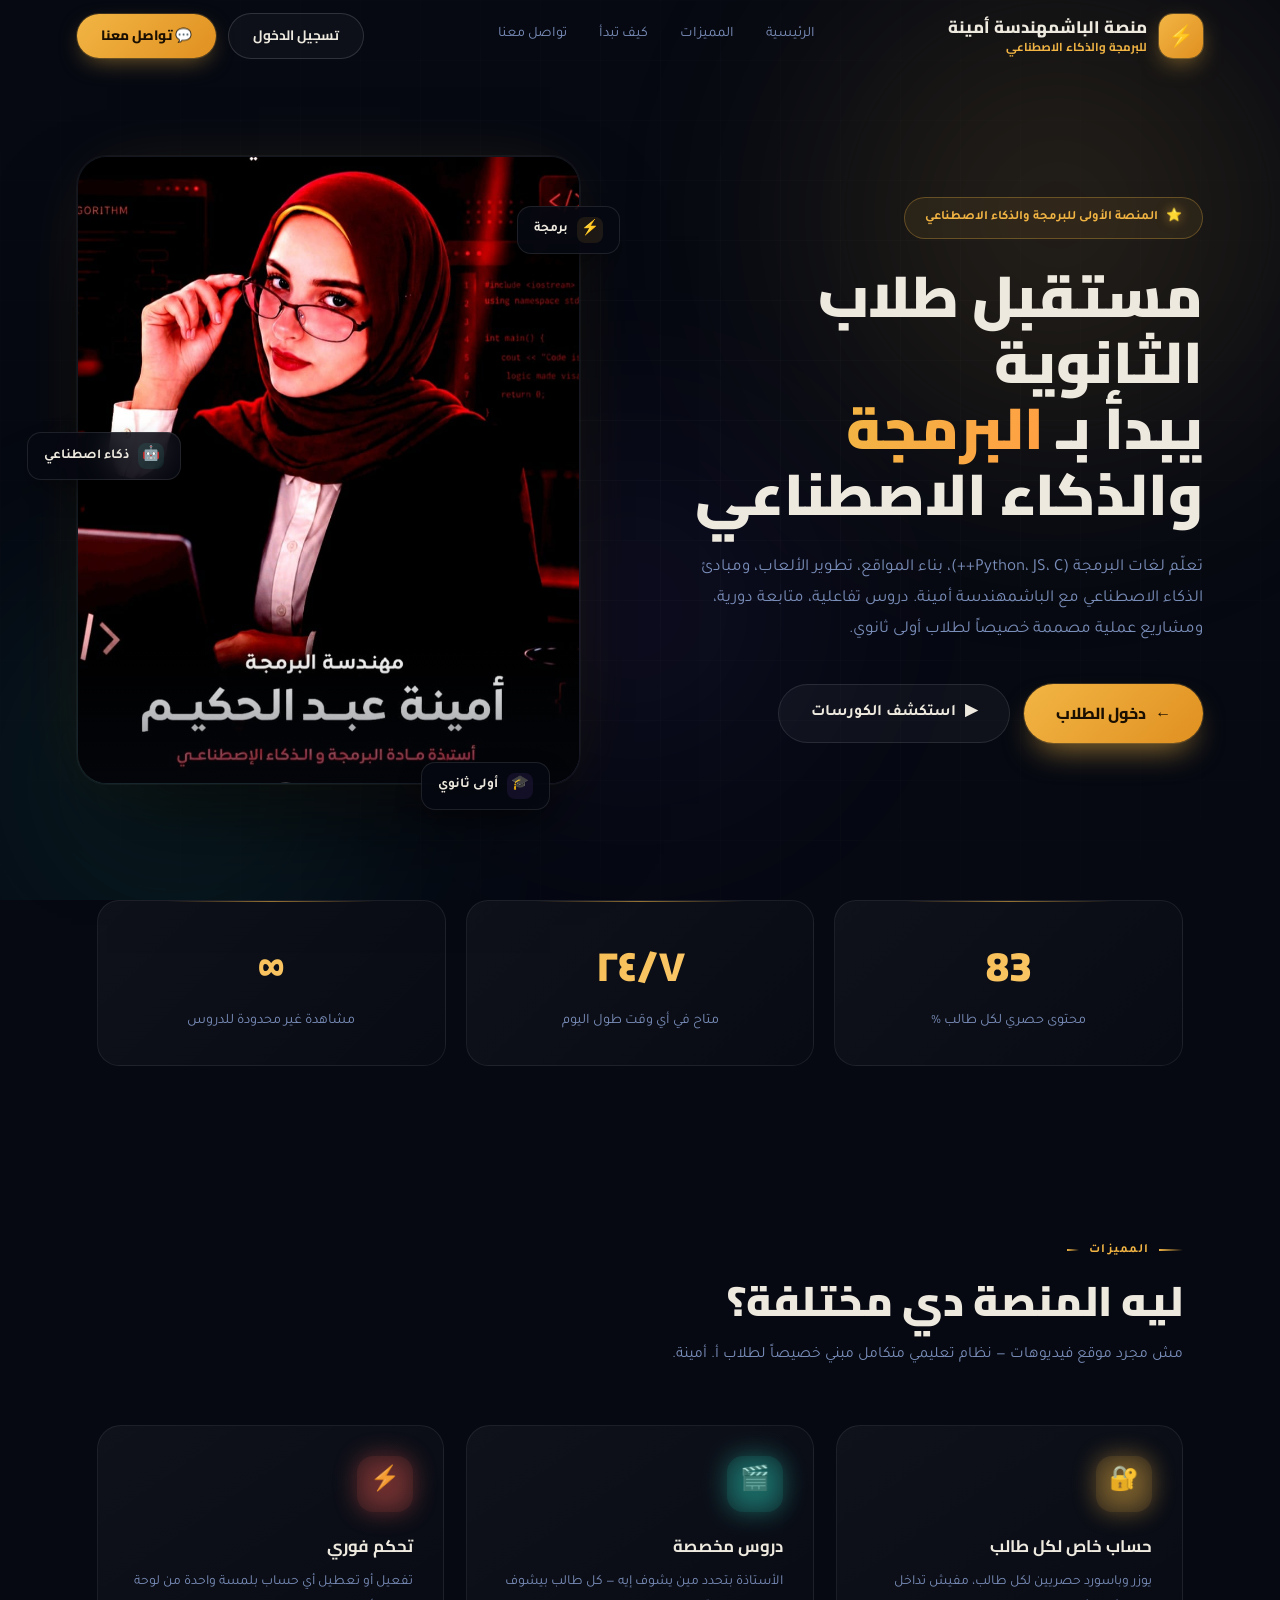
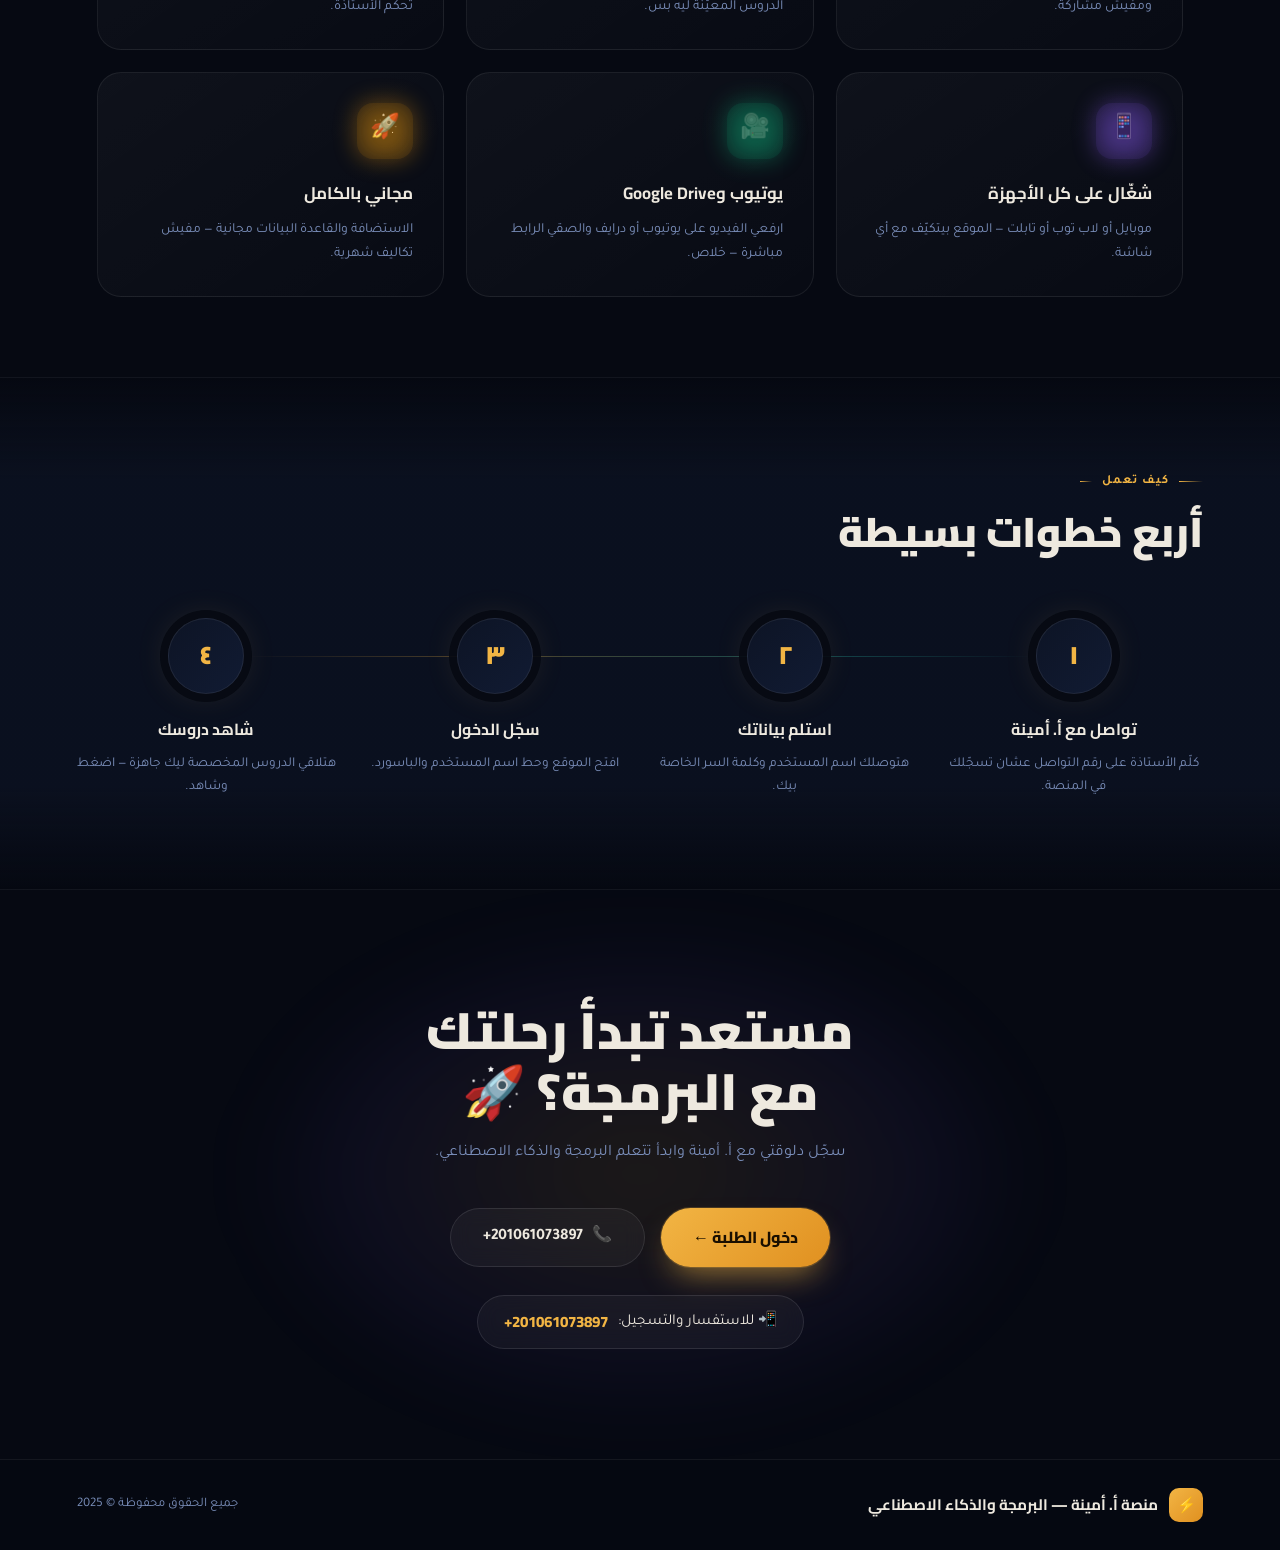
<file: student-platform-v10/index.html>
<!DOCTYPE html>
<html lang="ar" dir="rtl">
<head>
<meta charset="UTF-8"/>
<meta name="viewport" content="width=device-width,initial-scale=1.0"/>
<title>منصة أ. أمينة | البرمجة والذكاء الاصطناعي</title>
<link rel="icon" href="data:,">
<link href="https://fonts.googleapis.com/css2?family=Cairo:wght@400;600;700;800;900&family=Tajawal:wght@400;500;700&display=swap" rel="stylesheet"/>
<style>
*{box-sizing:border-box;margin:0;padding:0;}
:root{
  --ink:#060912;
  --s1:#0D1425;
  --s2:#111B33;
  --line:#1A2A48;
  --text:#EEE9DF;
  --muted:#7A8EBA;
  --amber:#F2B544;
  --amber2:#FFD07A;
  --teal:#2DD4BF;
  --purple:#8B5CF6;
}
html{scroll-behavior:smooth;}
body{font-family:'Tajawal',sans-serif;background:var(--ink);color:var(--text);overflow-x:hidden;line-height:1.7;}
a{text-decoration:none;color:inherit;}

/* ─── Animated mesh background ─── */
.mesh{position:fixed;inset:0;z-index:0;pointer-events:none;overflow:hidden;}
.mesh-blob{position:absolute;border-radius:50%;filter:blur(100px);opacity:.35;animation:drift 18s ease-in-out infinite alternate;}
.mesh-blob.b1{width:700px;height:700px;top:-15%;right:-10%;background:radial-gradient(circle,rgba(242,181,68,.5),transparent 70%);animation-delay:0s;}
.mesh-blob.b2{width:600px;height:600px;bottom:-20%;left:-10%;background:radial-gradient(circle,rgba(45,212,191,.4),transparent 70%);animation-delay:-6s;}
.mesh-blob.b3{width:500px;height:500px;top:40%;left:30%;background:radial-gradient(circle,rgba(139,92,246,.3),transparent 70%);animation-delay:-12s;}
@keyframes drift{
  0%{transform:translate(0,0) scale(1);}
  33%{transform:translate(40px,-30px) scale(1.05);}
  66%{transform:translate(-30px,40px) scale(.95);}
  100%{transform:translate(20px,-20px) scale(1.02);}
}

/* Grid overlay */
.mesh::after{
  content:"";position:absolute;inset:0;
  background-image:
    linear-gradient(rgba(255,255,255,.025) 1px,transparent 1px),
    linear-gradient(90deg,rgba(255,255,255,.025) 1px,transparent 1px);
  background-size:60px 60px;
  mask-image:radial-gradient(ellipse 80% 80% at 50% 50%,black,transparent);
}

/* ─── NAV ─── */
nav{
  position:fixed;top:0;left:0;right:0;z-index:200;
  padding:0 6%;
  height:72px;display:flex;align-items:center;justify-content:space-between;
  transition:background .3s,box-shadow .3s,backdrop-filter .3s;
}
nav.scrolled{
  background:rgba(6,9,18,.88);
  backdrop-filter:blur(20px);
  box-shadow:0 1px 0 rgba(255,255,255,.06),0 8px 32px rgba(0,0,0,.4);
}
.nav-brand{display:flex;align-items:center;gap:12px;font-family:'Cairo',sans-serif;font-weight:800;font-size:1.05rem;position:relative;z-index:1;}
.nav-logo{
  width:44px;height:44px;border-radius:14px;flex-shrink:0;
  background:linear-gradient(135deg,var(--amber),#e09020);
  display:flex;align-items:center;justify-content:center;font-size:1.3rem;
  box-shadow:0 0 0 1px rgba(242,181,68,.3),0 8px 24px -6px rgba(242,181,68,.6);
  transition:transform .2s,box-shadow .2s;
}
.nav-logo:hover{transform:rotate(-8deg) scale(1.08);}
.nav-brand-text{display:flex;flex-direction:column;gap:2px;line-height:1.3;text-align:right;}
.nb-main{font-size:1.05rem;}
.nb-sub{font-size:.72rem;font-weight:700;color:var(--amber);}
.nav-links{display:flex;align-items:center;gap:32px;font-size:.9rem;}
.nav-links a{color:var(--muted);transition:color .2s;position:relative;padding-bottom:3px;}
.nav-links a::after{content:"";position:absolute;bottom:0;right:0;width:0;height:1.5px;background:var(--amber);transition:width .25s ease;}
.nav-links a:hover{color:var(--text);}
.nav-links a:hover::after{width:100%;}
.nav-left{display:flex;align-items:center;gap:12px;}
.nav-cta,.nav-contact{
  padding:10px 24px;border-radius:999px;white-space:nowrap;
  background:linear-gradient(135deg,var(--amber),#e09020);
  color:#1A0F00;font-weight:800;font-family:'Cairo',sans-serif;font-size:.85rem;
  box-shadow:0 0 0 1px rgba(242,181,68,.2),0 8px 24px -8px rgba(242,181,68,.55);
  transition:transform .2s,box-shadow .2s,filter .2s;
  display:inline-flex;align-items:center;gap:8px;
}
.nav-cta:hover,.nav-contact:hover{transform:translateY(-2px);box-shadow:0 0 0 1px rgba(242,181,68,.4),0 14px 28px -8px rgba(242,181,68,.7);filter:brightness(1.08);}
.nav-login{
  padding:10px 24px;border-radius:999px;white-space:nowrap;
  border:1px solid rgba(255,255,255,.14);background:rgba(255,255,255,.03);
  color:var(--text);font-weight:700;font-family:'Cairo',sans-serif;font-size:.85rem;
  transition:border-color .2s,background .2s,transform .2s;
}
.nav-login:hover{border-color:rgba(242,181,68,.35);background:rgba(242,181,68,.06);transform:translateY(-2px);}

/* ─── HERO ─── */
.hero{
  position:relative;z-index:1;
  min-height:100vh;display:flex;align-items:center;
  padding:130px 6% 90px;
}
.hero-inner{
  display:grid;grid-template-columns:1.1fr 1fr;gap:70px;align-items:center;
  width:100%;max-width:1240px;margin:0 auto;
}

/* Animated badge */
.hero-badge{
  display:inline-flex;align-items:center;gap:10px;
  background:rgba(242,181,68,.08);
  border:1px solid rgba(242,181,68,.25);
  border-radius:999px;padding:9px 20px;
  font-size:.8rem;font-weight:700;color:var(--amber);
  margin-bottom:24px;
  animation:badgePop .6s cubic-bezier(.34,1.56,.64,1) both;
}
@keyframes badgePop{from{opacity:0;transform:translateY(10px) scale(.95);}to{opacity:1;transform:none;}}
.badge-dot{
  width:8px;height:8px;border-radius:50%;background:var(--amber);
  box-shadow:0 0 0 3px rgba(242,181,68,.2);
  animation:glow 2s ease-in-out infinite;
}
@keyframes glow{0%,100%{box-shadow:0 0 0 3px rgba(242,181,68,.2);}50%{box-shadow:0 0 0 6px rgba(242,181,68,.08);}}

.hero h1{
  font-family:'Cairo',sans-serif;font-weight:900;
  font-size:clamp(2.1rem,5vw,3.6rem);line-height:1.15;
  margin-bottom:24px;
  animation:fadeUp .7s .1s cubic-bezier(.22,1,.36,1) both;
}
@keyframes fadeUp{from{opacity:0;transform:translateY(28px);}to{opacity:1;transform:none;}}
.word-grad{
  background:linear-gradient(100deg,var(--amber) 0%,#FF9F43 50%,var(--amber2) 100%);
  -webkit-background-clip:text;-webkit-text-fill-color:transparent;background-clip:text;
  background-size:200%;animation:shimmer 4s linear infinite;
}
@keyframes shimmer{0%{background-position:200%;}100%{background-position:-200%;}}

.hero p{
  color:var(--muted);font-size:1.06rem;max-width:510px;
  margin-bottom:38px;line-height:1.85;
  animation:fadeUp .7s .2s cubic-bezier(.22,1,.36,1) both;
}
.hero-btns{
  display:flex;gap:14px;flex-wrap:wrap;
  animation:fadeUp .7s .3s cubic-bezier(.22,1,.36,1) both;
}
.btn-primary-hero{
  padding:15px 32px;border-radius:999px;
  background:linear-gradient(135deg,var(--amber),#e09020);
  color:#1A0F00;font-weight:800;font-family:'Cairo',sans-serif;font-size:1rem;
  box-shadow:0 0 0 1px rgba(242,181,68,.2),0 16px 32px -12px rgba(242,181,68,.65);
  transition:transform .2s,box-shadow .2s,filter .2s;
  display:inline-flex;align-items:center;gap:9px;
}
.btn-primary-hero:hover{transform:translateY(-3px);filter:brightness(1.1);box-shadow:0 0 0 1px rgba(242,181,68,.4),0 20px 36px -12px rgba(242,181,68,.8);}
.btn-ghost-hero{
  padding:15px 32px;border-radius:999px;
  border:1px solid rgba(255,255,255,.1);
  background:rgba(255,255,255,.04);
  backdrop-filter:blur(10px);
  color:var(--text);font-weight:700;font-size:1rem;
  transition:border-color .2s,background .2s,transform .2s;
  display:inline-flex;align-items:center;gap:9px;
}
.btn-ghost-hero:hover{border-color:rgba(255,255,255,.25);background:rgba(255,255,255,.08);transform:translateY(-2px);}

/* Corner badge (above headline) */
.hero-corner-badge{
  display:inline-flex;align-items:center;gap:8px;
  background:rgba(242,181,68,.08);
  border:1px solid rgba(242,181,68,.3);
  border-radius:999px;padding:9px 20px;
  font-size:.8rem;font-weight:700;color:var(--amber);
  margin-bottom:24px;
  animation:badgePop .6s cubic-bezier(.34,1.56,.64,1) both;
}
.hcb-star{filter:drop-shadow(0 0 6px rgba(242,181,68,.6));}
@keyframes badgePop{from{opacity:0;transform:translateY(10px) scale(.95);}to{opacity:1;transform:none;}}

/* Floating particles around card */
.card-wrap{position:relative;width:100%;animation:fadeUp .8s .15s cubic-bezier(.22,1,.36,1) both;}
.particle{
  position:absolute;border-radius:50%;pointer-events:none;
  animation:float linear infinite;
}
@keyframes float{
  0%{transform:translateY(0) rotate(0deg);opacity:.7;}
  50%{opacity:1;}
  100%{transform:translateY(-120px) rotate(360deg);opacity:0;}
}
.p1{width:6px;height:6px;background:var(--amber);bottom:20%;right:-5%;animation-duration:4s;animation-delay:0s;}
.p2{width:4px;height:4px;background:var(--teal);bottom:30%;left:-4%;animation-duration:5s;animation-delay:-1.5s;}
.p3{width:8px;height:8px;background:var(--purple);bottom:10%;left:10%;animation-duration:6s;animation-delay:-3s;}
.p4{width:5px;height:5px;background:var(--amber2);bottom:50%;right:-8%;animation-duration:4.5s;animation-delay:-2s;}

/* Teacher card */
.t-card{
  position:relative;border-radius:30px;overflow:hidden;width:100%;
  aspect-ratio:4/5;
  border:1px solid rgba(255,255,255,.06);
  box-shadow:
    0 0 0 1px rgba(255,255,255,.04),
    0 50px 100px -30px rgba(0,0,0,.8),
    0 0 80px -20px rgba(242,181,68,.15);
}
.t-card img{width:100%;height:100%;object-fit:cover;object-position:center top;display:block;transition:transform 6s ease;}
.t-card:hover img{transform:scale(1.04);}
.t-card .ov{
  position:absolute;inset:0;
  background:linear-gradient(to top,rgba(6,9,18,.55) 0%,transparent 22%);
}
/* Glowing border animation */
.t-card::before{
  content:"";position:absolute;inset:-1px;border-radius:31px;z-index:2;pointer-events:none;
  background:conic-gradient(from var(--a,0deg),transparent 60%,rgba(242,181,68,.6) 70%,rgba(45,212,191,.4) 80%,transparent 90%);
  animation:spin-border 6s linear infinite;
  -webkit-mask:linear-gradient(#fff 0 0) content-box,linear-gradient(#fff 0 0);
  -webkit-mask-composite:xor;mask-composite:exclude;padding:1px;
}
@property --a{syntax:'<angle>';initial-value:0deg;inherits:false;}
@keyframes spin-border{to{--a:360deg;}}

/* Floating tag badges around the photo */
.ftag{
  position:absolute;z-index:3;display:flex;align-items:center;gap:9px;
  background:rgba(6,9,18,.85);backdrop-filter:blur(16px);
  border:1px solid rgba(255,255,255,.1);border-radius:14px;
  padding:10px 16px;font-size:.85rem;font-weight:700;color:var(--text);
  box-shadow:0 12px 30px -10px rgba(0,0,0,.6);
  animation:float linear infinite;
}
.ftag-ic{
  width:26px;height:26px;border-radius:8px;flex-shrink:0;position:relative;
  display:flex;align-items:center;justify-content:center;font-size:.9rem;
}
.ftag-1{top:8%;right:-8%;animation-duration:5s;}
.ftag-2{top:44%;left:-10%;animation-duration:6s;animation-delay:-2s;}
.ftag-3{bottom:-4%;right:6%;animation-duration:5.5s;animation-delay:-3.5s;}
@keyframes float{0%{transform:translateY(0);}50%{transform:translateY(-10px);}100%{transform:translateY(0);}}

/* ─── STATS ─── */
.stats{position:relative;z-index:1;padding:0 6% 90px;max-width:1240px;margin:0 auto;}
.stats-g{display:grid;grid-template-columns:repeat(3,1fr);gap:20px;}
.stat{
  background:linear-gradient(135deg,rgba(255,255,255,.04),rgba(255,255,255,.01));
  border:1px solid rgba(255,255,255,.07);
  border-radius:22px;padding:30px 26px;text-align:center;
  position:relative;overflow:hidden;
  transition:transform .25s,border-color .25s,box-shadow .25s;
}
.stat:hover{transform:translateY(-5px);border-color:rgba(242,181,68,.25);box-shadow:0 20px 40px -20px rgba(242,181,68,.2);}
.stat::before{content:"";position:absolute;top:0;left:20%;right:20%;height:1px;background:linear-gradient(90deg,transparent,rgba(242,181,68,.6),transparent);}
.stat .sn{font-family:'Cairo',sans-serif;font-weight:900;font-size:2.6rem;background:linear-gradient(135deg,var(--amber),var(--amber2));-webkit-background-clip:text;-webkit-text-fill-color:transparent;background-clip:text;display:block;margin-bottom:6px;}
.stat .sl{color:var(--muted);font-size:.9rem;}

/* ─── FEATURES ─── */
.features{position:relative;z-index:1;padding:80px 6%;max-width:1240px;margin:0 auto;}
.sec-eyebrow{display:inline-flex;align-items:center;gap:10px;color:var(--amber);font-weight:700;font-size:.78rem;letter-spacing:.1em;text-transform:uppercase;margin-bottom:16px;}
.sec-eyebrow::before,.sec-eyebrow::after{content:"";display:block;height:1.5px;background:linear-gradient(90deg,var(--amber),transparent);}
.sec-eyebrow::before{width:24px;}
.sec-eyebrow::after{width:12px;}
.sec-title{font-family:'Cairo',sans-serif;font-weight:900;font-size:clamp(1.7rem,3.5vw,2.6rem);margin-bottom:14px;line-height:1.2;}
.sec-sub{color:var(--muted);max-width:520px;margin-bottom:56px;font-size:.98rem;line-height:1.8;}
.feat-g{display:grid;grid-template-columns:repeat(3,1fr);gap:22px;}
.feat{
  background:linear-gradient(145deg,rgba(255,255,255,.04),rgba(255,255,255,.01));
  border:1px solid rgba(255,255,255,.07);
  border-radius:24px;padding:30px;
  transition:transform .25s,border-color .25s,box-shadow .25s;
  position:relative;overflow:hidden;
}
.feat::after{
  content:"";position:absolute;inset:0;border-radius:24px;opacity:0;
  background:radial-gradient(400px circle at var(--mx,50%) var(--my,50%),rgba(242,181,68,.06),transparent 50%);
  transition:opacity .3s;pointer-events:none;
}
.feat:hover{transform:translateY(-5px);border-color:rgba(242,181,68,.2);box-shadow:0 24px 48px -20px rgba(0,0,0,.5);}
.feat:hover::after{opacity:1;}
.feat-icon{
  width:56px;height:56px;border-radius:16px;
  display:flex;align-items:center;justify-content:center;font-size:1.5rem;
  margin-bottom:20px;position:relative;
}
.feat-icon::before{content:"";position:absolute;inset:0;border-radius:16px;opacity:.4;filter:blur(12px);}
.fi-a{background:rgba(242,181,68,.1);} .fi-a::before{background:var(--amber);}
.fi-b{background:rgba(45,212,191,.1);} .fi-b::before{background:var(--teal);}
.fi-c{background:rgba(226,87,76,.1);} .fi-c::before{background:#E2574C;}
.fi-d{background:rgba(139,92,246,.1);} .fi-d::before{background:var(--purple);}
.fi-e{background:rgba(16,185,129,.1);} .fi-e::before{background:#10B981;}
.fi-f{background:rgba(245,158,11,.1);} .fi-f::before{background:#F59E0B;}
.feat h3{font-family:'Cairo',sans-serif;font-weight:700;font-size:1.05rem;margin-bottom:10px;}
.feat p{color:var(--muted);font-size:.87rem;line-height:1.75;}

/* ─── HOW ─── */
.how{position:relative;z-index:1;padding:90px 6%;overflow:hidden;}
.how::before{
  content:"";position:absolute;inset:0;
  background:linear-gradient(180deg,transparent,rgba(13,20,37,.7) 20%,rgba(13,20,37,.7) 80%,transparent);
  border-top:1px solid rgba(255,255,255,.05);
  border-bottom:1px solid rgba(255,255,255,.05);
}
.how-in{max-width:1240px;margin:0 auto;position:relative;}
.steps{display:grid;grid-template-columns:repeat(4,1fr);gap:30px;position:relative;margin-top:60px;}
.steps::before{
  content:"";position:absolute;top:38px;right:15%;left:15%;height:1px;
  background:linear-gradient(90deg,transparent,rgba(242,181,68,.3) 30%,rgba(45,212,191,.3) 70%,transparent);
}
.step{text-align:center;position:relative;}
.step-n{
  width:76px;height:76px;border-radius:50%;
  background:linear-gradient(135deg,var(--s1),var(--s2));
  border:1px solid rgba(255,255,255,.08);
  display:flex;align-items:center;justify-content:center;
  font-family:'Cairo',sans-serif;font-weight:900;font-size:1.6rem;
  color:var(--amber);margin:0 auto 22px;
  box-shadow:0 0 0 8px rgba(6,9,18,.9),0 0 40px -10px rgba(242,181,68,.3);
  transition:transform .3s,box-shadow .3s;
}
.step:hover .step-n{transform:scale(1.1);box-shadow:0 0 0 8px rgba(6,9,18,.9),0 0 60px -10px rgba(242,181,68,.5);}
.step h4{font-family:'Cairo',sans-serif;font-weight:700;font-size:1rem;margin-bottom:10px;}
.step p{color:var(--muted);font-size:.85rem;line-height:1.7;}

/* ─── CTA ─── */
.cta-s{position:relative;z-index:1;padding:110px 6%;text-align:center;overflow:hidden;}
.cta-blob{
  position:absolute;top:50%;left:50%;transform:translate(-50%,-50%);
  width:800px;height:500px;border-radius:50%;
  background:radial-gradient(ellipse,rgba(242,181,68,.1) 0%,rgba(139,92,246,.06) 50%,transparent 70%);
  filter:blur(40px);pointer-events:none;
  animation:drift 12s ease-in-out infinite alternate;
}
.cta-s h2{font-family:'Cairo',sans-serif;font-weight:900;font-size:clamp(1.9rem,4.5vw,3.2rem);margin-bottom:18px;position:relative;line-height:1.2;}
.cta-s p{color:var(--muted);font-size:1rem;margin-bottom:40px;position:relative;}
.cta-btns{display:flex;gap:16px;justify-content:center;flex-wrap:wrap;position:relative;}
.contact-pill{
  display:inline-flex;align-items:center;gap:10px;
  background:rgba(255,255,255,.04);border:1px solid rgba(255,255,255,.1);
  border-radius:999px;padding:13px 26px;font-size:.95rem;
  margin-top:28px;backdrop-filter:blur(10px);
  transition:border-color .2s,background .2s;
}
.contact-pill:hover{border-color:rgba(242,181,68,.3);background:rgba(242,181,68,.05);}
.contact-pill .num{color:var(--amber);font-weight:800;font-family:'Cairo',sans-serif;direction:ltr;}

/* ─── FOOTER ─── */
footer{
  position:relative;z-index:1;
  background:rgba(6,9,18,.8);
  border-top:1px solid rgba(255,255,255,.06);
  padding:28px 6%;
  display:flex;align-items:center;justify-content:space-between;flex-wrap:wrap;gap:14px;
}
footer .fb{display:flex;align-items:center;gap:11px;font-family:'Cairo',sans-serif;font-weight:700;font-size:.95rem;}
footer .flogo{width:34px;height:34px;border-radius:10px;background:linear-gradient(135deg,var(--amber),#e09020);display:flex;align-items:center;justify-content:center;}
footer .fc{color:var(--muted);font-size:.82rem;}

/* ─── SCROLL REVEAL ─── */
.reveal{opacity:0;transform:translateY(36px);transition:opacity .7s cubic-bezier(.22,1,.36,1),transform .7s cubic-bezier(.22,1,.36,1);}
.reveal.visible{opacity:1;transform:none;}
.reveal-d1{transition-delay:.1s;} .reveal-d2{transition-delay:.18s;} .reveal-d3{transition-delay:.26s;} .reveal-d4{transition-delay:.34s;} .reveal-d5{transition-delay:.42s;} .reveal-d6{transition-delay:.5s;}

/* ─── RESPONSIVE ─── */
@media(max-width:960px){.hero-inner{grid-template-columns:1fr;}.t-card{max-width:380px;aspect-ratio:3/4;margin:0 auto;}.stats-g,.feat-g{grid-template-columns:1fr 1fr;}.steps{grid-template-columns:1fr 1fr;}.steps::before{display:none;}.nav-links{display:none;}.nav-login{display:none;}.card-wrap{max-width:380px;margin:0 auto;}.ftag{font-size:.72rem;padding:8px 12px;}.ftag-1{right:-4%;}.ftag-2{left:-4%;}.ftag-3{right:2%;}}
@media(max-width:640px){nav{padding:0 5%;height:64px;}.nav-brand-text{display:none;}.nav-logo{width:38px;height:38px;font-size:1.1rem;}.nav-contact{padding:8px 16px;font-size:.78rem;}}
@media(max-width:560px){.stats-g,.feat-g,.steps{grid-template-columns:1fr;}.hero{padding:100px 5% 60px;}.sec-title{font-size:1.6rem;}}
</style>
</head>
<body>
<div class="mesh">
  <div class="mesh-blob b1"></div>
  <div class="mesh-blob b2"></div>
  <div class="mesh-blob b3"></div>
</div>

<!-- NAV -->
<nav id="nav">
  <div class="nav-brand"><div class="nav-logo">⚡</div><div class="nav-brand-text"><span class="nb-main">منصة الباشمهندسة أمينة</span><span class="nb-sub">للبرمجة والذكاء الاصطناعي</span></div></div>
  <div class="nav-links">
    <a href="#nav">الرئيسية</a>
    <a href="#features">المميزات</a>
    <a href="#how">كيف تبدأ</a>
    <a href="tel:+201061073897">تواصل معنا</a>
  </div>
  <div class="nav-left">
    <a href="login.html" class="nav-login">تسجيل الدخول</a>
    <a href="tel:+201061073897" class="nav-contact">💬 تواصل معنا</a>
  </div>
</nav>

<!-- HERO -->
<section class="hero">
  <div class="hero-inner">
    <div>
      <div class="hero-corner-badge"><span class="hcb-star">⭐</span> المنصة الأولى للبرمجة والذكاء الاصطناعي</div>
      <h1>مستقبل طلاب الثانوية<br/>يبدأ بـ<span class="word-grad"> البرمجة</span><br/>والذكاء الاصطناعي</h1>
      <p>تعلّم لغات البرمجة (Python، JS، C++)، بناء المواقع، تطوير الألعاب، ومبادئ الذكاء الاصطناعي مع الباشمهندسة أمينة. دروس تفاعلية، متابعة دورية، ومشاريع عملية مصممة خصيصاً لطلاب أولى ثانوي.</p>
      <div class="hero-btns">
        <a href="login.html" class="btn-primary-hero"><span>←</span> دخول الطلاب</a>
        <a href="#features" class="btn-ghost-hero"><span>▶</span> استكشف الكورسات</a>
      </div>
    </div>
    <div class="card-wrap">
      <div class="t-card">
        <img src="teacher.jpg" alt="الباشمهندسة أمينة عبد الحكيم"/>
        <div class="ov"></div>
      </div>
      <div class="ftag ftag-1"><span class="ftag-ic fi-a">⚡</span> برمجة</div>
      <div class="ftag ftag-2"><span class="ftag-ic fi-b">🤖</span> ذكاء اصطناعي</div>
      <div class="ftag ftag-3"><span class="ftag-ic fi-d">🎓</span> أولى ثانوي</div>
    </div>
  </div>
</section>

<!-- STATS -->
<div class="stats">
  <div class="stats-g">
    <div class="stat reveal reveal-d1"><span class="sn" data-target="100">0</span><span class="sl">محتوى حصري لكل طالب %</span></div>
    <div class="stat reveal reveal-d2"><span class="sn">٢٤/٧</span><span class="sl">متاح في أي وقت طول اليوم</span></div>
    <div class="stat reveal reveal-d3"><span class="sn">∞</span><span class="sl">مشاهدة غير محدودة للدروس</span></div>
  </div>
</div>

<!-- FEATURES -->
<section class="features" id="features">
  <div class="sec-eyebrow">المميزات</div>
  <h2 class="sec-title">ليه المنصة دي مختلفة؟</h2>
  <p class="sec-sub">مش مجرد موقع فيديوهات — نظام تعليمي متكامل مبني خصيصاً لطلاب أ. أمينة.</p>
  <div class="feat-g">
    <div class="feat reveal reveal-d1"><div class="feat-icon fi-a">🔐</div><h3>حساب خاص لكل طالب</h3><p>يوزر وباسورد حصريين لكل طالب، مفيش تداخل ومفيش مشاركة.</p></div>
    <div class="feat reveal reveal-d2"><div class="feat-icon fi-b">🎬</div><h3>دروس مخصصة</h3><p>الأستاذة بتحدد مين يشوف إيه — كل طالب بيشوف الدروس المعيّنة ليه بس.</p></div>
    <div class="feat reveal reveal-d3"><div class="feat-icon fi-c">⚡</div><h3>تحكم فوري</h3><p>تفعيل أو تعطيل أي حساب بلمسة واحدة من لوحة تحكم الأستاذة.</p></div>
    <div class="feat reveal reveal-d4"><div class="feat-icon fi-d">📱</div><h3>شغّال على كل الأجهزة</h3><p>موبايل أو لاب توب أو تابلت — الموقع بيتكيّف مع أي شاشة.</p></div>
    <div class="feat reveal reveal-d5"><div class="feat-icon fi-e">🎥</div><h3>يوتيوب وGoogle Drive</h3><p>ارفعي الفيديو على يوتيوب أو درايف والصقي الرابط مباشرة — خلاص.</p></div>
    <div class="feat reveal reveal-d6"><div class="feat-icon fi-f">🚀</div><h3>مجاني بالكامل</h3><p>الاستضافة والقاعدة البيانات مجانية — مفيش تكاليف شهرية.</p></div>
  </div>
</section>

<!-- HOW -->
<section class="how" id="how">
  <div class="how-in">
    <div class="sec-eyebrow">كيف تعمل</div>
    <h2 class="sec-title">أربع خطوات بسيطة</h2>
    <div class="steps">
      <div class="step reveal reveal-d1"><div class="step-n">١</div><h4>تواصل مع أ. أمينة</h4><p>كلّم الأستاذة على رقم التواصل عشان تسجّلك في المنصة.</p></div>
      <div class="step reveal reveal-d2"><div class="step-n">٢</div><h4>استلم بياناتك</h4><p>هتوصلك اسم المستخدم وكلمة السر الخاصة بيك.</p></div>
      <div class="step reveal reveal-d3"><div class="step-n">٣</div><h4>سجّل الدخول</h4><p>افتح الموقع وحط اسم المستخدم والباسورد.</p></div>
      <div class="step reveal reveal-d4"><div class="step-n">٤</div><h4>شاهد دروسك</h4><p>هتلاقي الدروس المخصصة ليك جاهزة — اضغط وشاهد.</p></div>
    </div>
  </div>
</section>

<!-- CTA -->
<section class="cta-s">
  <div class="cta-blob"></div>
  <h2 class="reveal">مستعد تبدأ رحلتك<br/>مع البرمجة؟ 🚀</h2>
  <p class="reveal">سجّل دلوقتي مع أ. أمينة وابدأ تتعلم البرمجة والذكاء الاصطناعي.</p>
  <div class="cta-btns reveal">
    <a href="login.html" class="btn-primary-hero">دخول الطلبة ←</a>
    <a href="tel:+201061073897" class="btn-ghost-hero">📞 <span style="direction:ltr;unicode-bidi:embed;">+201061073897</span></a>
  </div>
  <a href="tel:+201061073897" class="contact-pill reveal">📲 للاستفسار والتسجيل: <span class="num">+201061073897</span></a>
</section>

<footer>
  <div class="fb"><div class="flogo">⚡</div><span>منصة أ. أمينة — البرمجة والذكاء الاصطناعي</span></div>
  <div class="fc">جميع الحقوق محفوظة © 2025</div>
</footer>

<script>
// Nav scroll effect
const nav=document.getElementById('nav');
window.addEventListener('scroll',()=>{nav.classList.toggle('scrolled',window.scrollY>30);},{ passive:true });

// Scroll reveal
const obs=new IntersectionObserver((entries)=>{
  entries.forEach(e=>{if(e.isIntersecting){e.target.classList.add('visible');obs.unobserve(e.target);}});
},{threshold:.12});
document.querySelectorAll('.reveal').forEach(el=>obs.observe(el));

// Mouse glow on feature cards
document.querySelectorAll('.feat').forEach(card=>{
  card.addEventListener('mousemove',e=>{
    const r=card.getBoundingClientRect();
    card.style.setProperty('--mx',((e.clientX-r.left)/r.width*100)+'%');
    card.style.setProperty('--my',((e.clientY-r.top)/r.height*100)+'%');
  });
});

// Counter animation
function animateCounter(el,target,suffix=''){
  let start=0;const dur=1800;const step=timestamp=>{
    if(!start) start=timestamp;
    const prog=Math.min((timestamp-start)/dur,1);
    const ease=1-Math.pow(1-prog,4);
    el.textContent=Math.floor(ease*target)+(prog<1?'':suffix);
    if(prog<1) requestAnimationFrame(step);
  };
  requestAnimationFrame(step);
}
const statObs=new IntersectionObserver((entries)=>{
  entries.forEach(e=>{
    if(e.isIntersecting){
      const n=e.target.querySelector('[data-target]');
      if(n) animateCounter(n,+n.dataset.target,'%');
      statObs.unobserve(e.target);
    }
  });
},{threshold:.4});
document.querySelectorAll('.stat').forEach(el=>statObs.observe(el));
</script>
</body>
</html>
</file>
